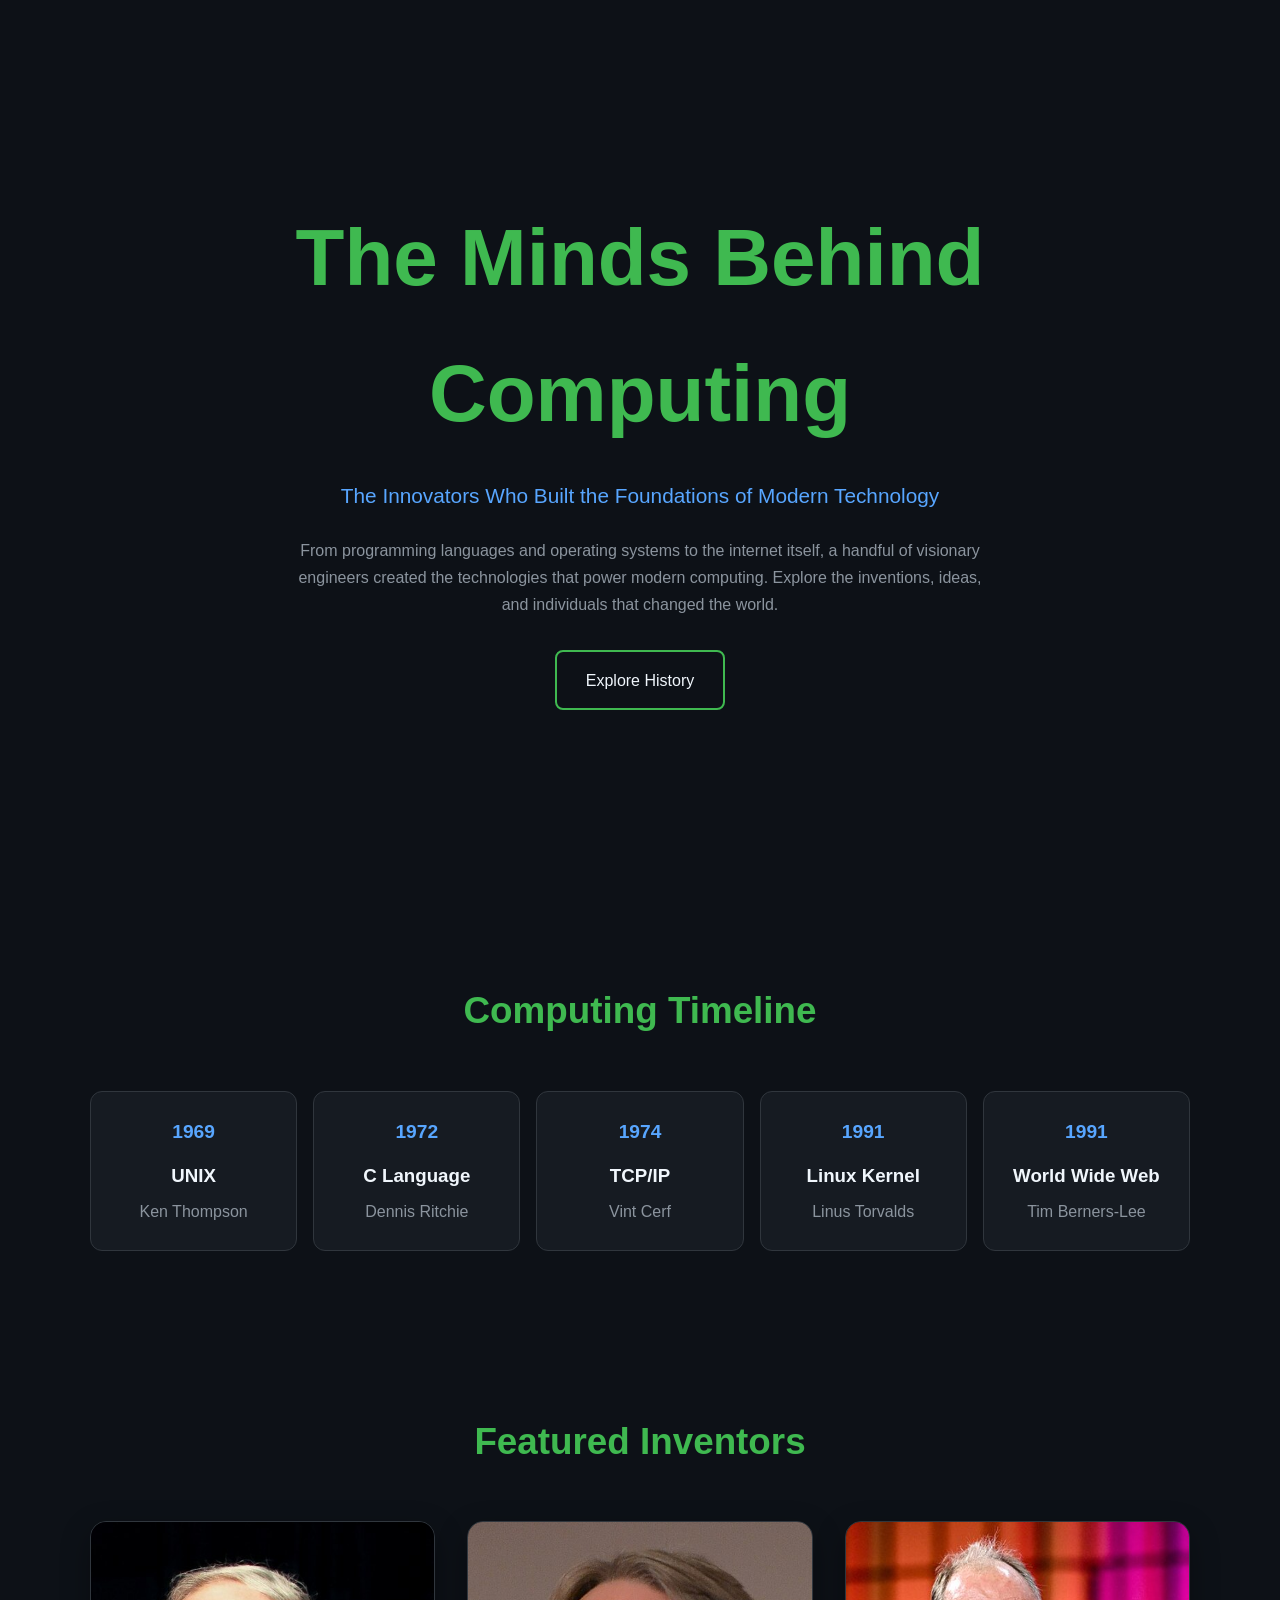
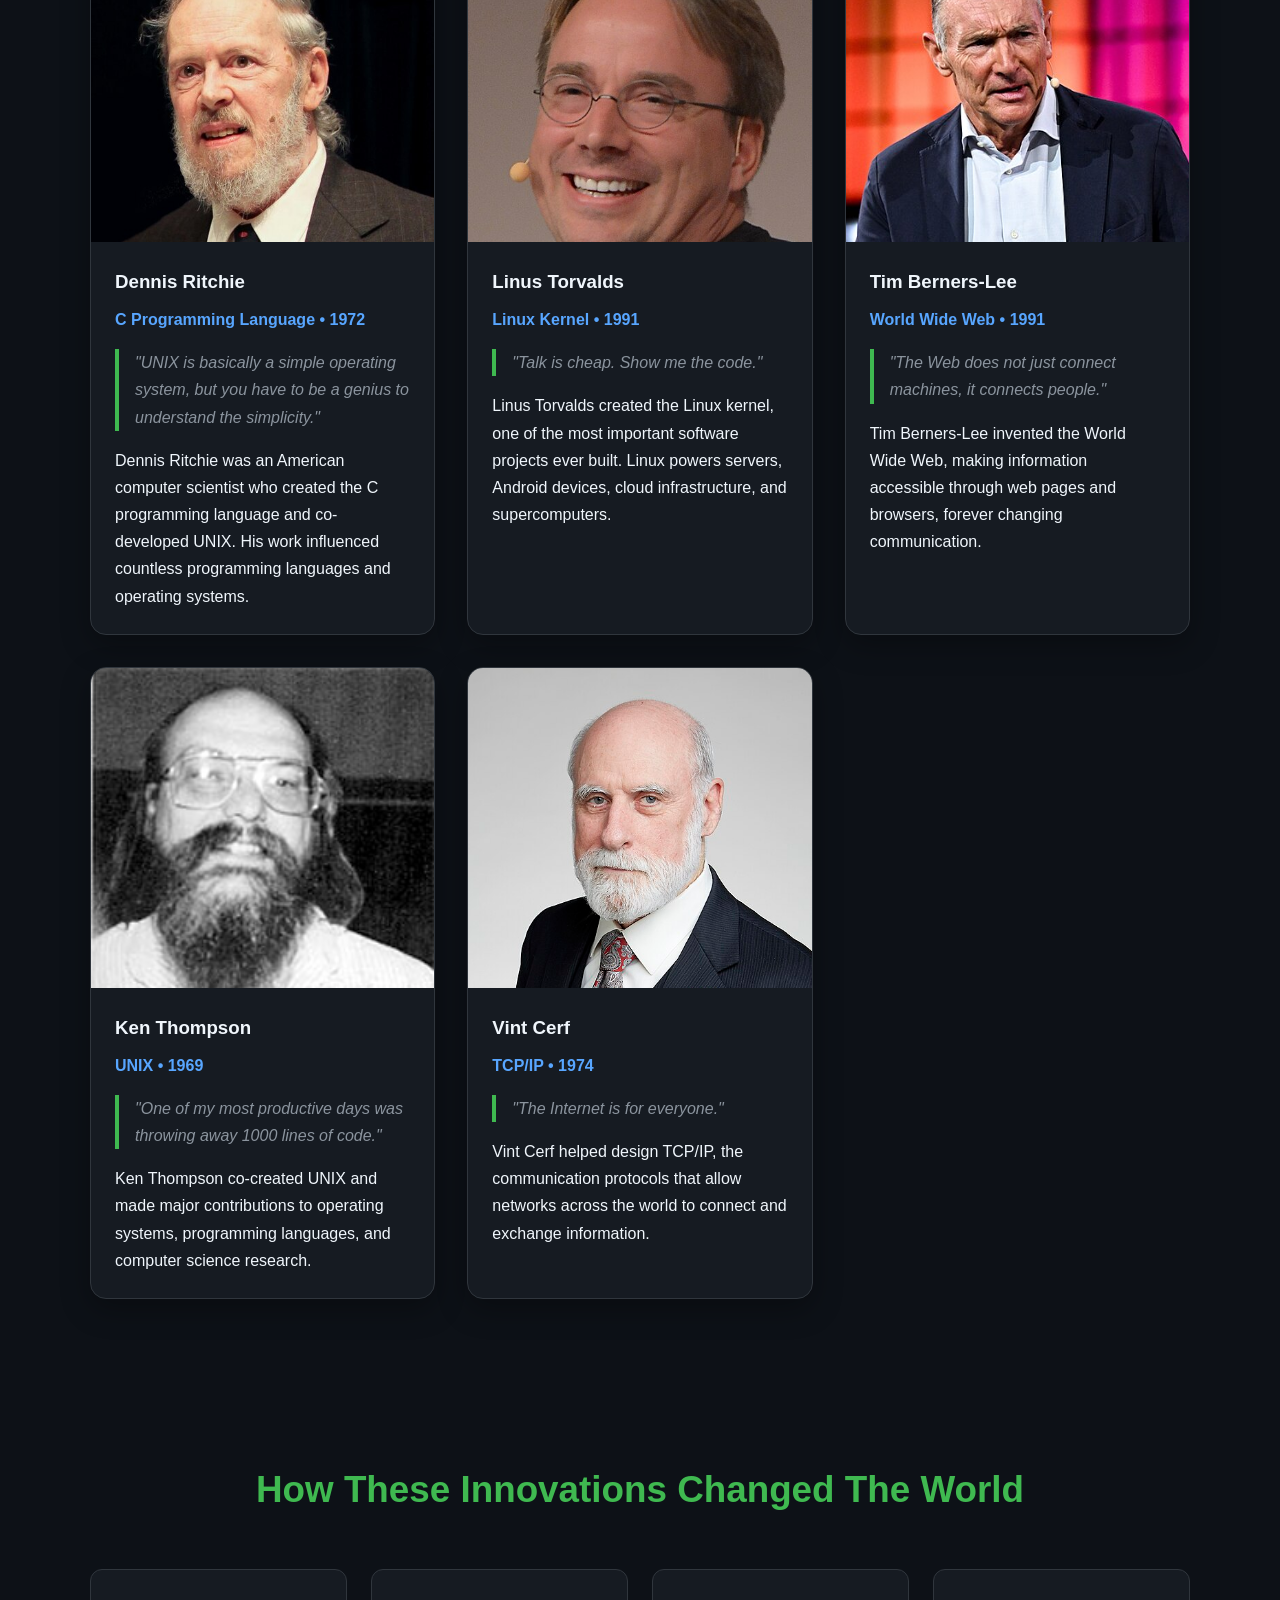
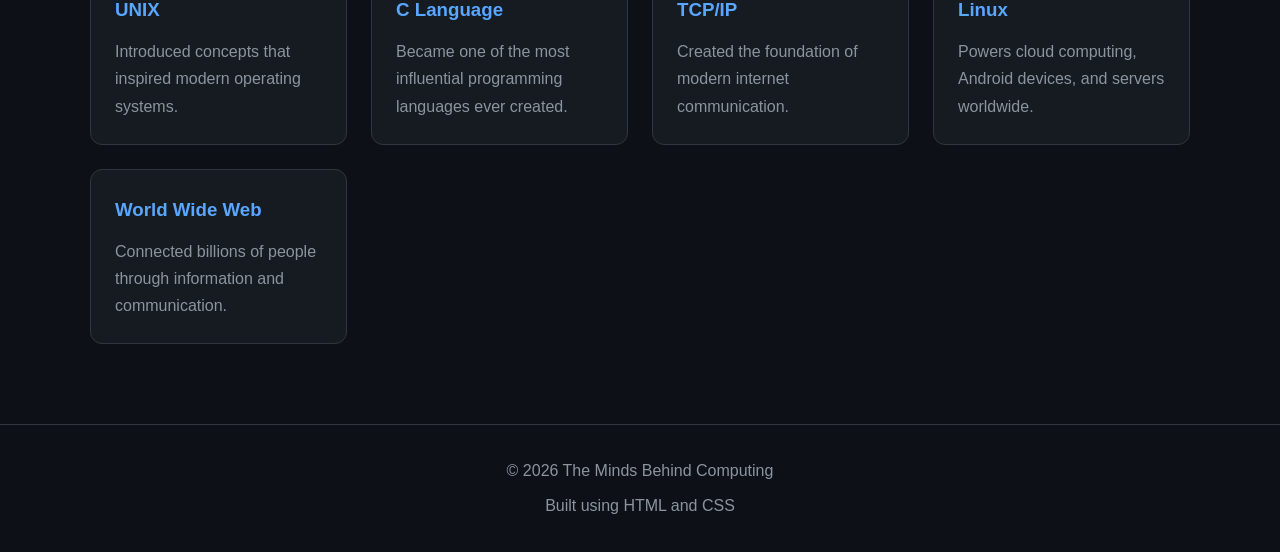
<file: Web/Computing_Pioneers/index.html>
<!DOCTYPE html>
<html lang="en">
<head>
    <meta charset="UTF-8">
    <meta name="viewport" content="width=device-width, initial-scale=1.0">
    <title>The Minds Behind Computing</title>

    <link rel="stylesheet" href="css/style.css">
</head>
<body>

    <!-- HERO SECTION -->
    <header class="hero">
        <div class="hero-content">
            <h1>The Minds Behind Computing</h1>

            <p class="subtitle">
                The Innovators Who Built the Foundations of Modern Technology
            </p>

            <p class="hero-text">
                From programming languages and operating systems to the internet itself,
                a handful of visionary engineers created the technologies that power
                modern computing. Explore the inventions, ideas, and individuals that
                changed the world.
            </p>

            <a href="#timeline" class="btn">
                Explore History
            </a>
        </div>
    </header>

    <!-- TIMELINE -->
    <section id="timeline" class="timeline-section">
        <div class="container">
            <h2>Computing Timeline</h2>

            <div class="timeline">

                <div class="timeline-item">
                    <span class="year">1969</span>
                    <h3>UNIX</h3>
                    <p>Ken Thompson</p>
                </div>

                <div class="timeline-item">
                    <span class="year">1972</span>
                    <h3>C Language</h3>
                    <p>Dennis Ritchie</p>
                </div>

                <div class="timeline-item">
                    <span class="year">1974</span>
                    <h3>TCP/IP</h3>
                    <p>Vint Cerf</p>
                </div>

                <div class="timeline-item">
                    <span class="year">1991</span>
                    <h3>Linux Kernel</h3>
                    <p>Linus Torvalds</p>
                </div>

                <div class="timeline-item">
                    <span class="year">1991</span>
                    <h3>World Wide Web</h3>
                    <p>Tim Berners-Lee</p>
                </div>

            </div>
        </div>
    </section>

    <!-- INVENTORS -->
    <section class="inventors-section">
        <div class="container">

            <h2>Featured Inventors</h2>

            <div class="cards-grid">

                <!-- DENNIS RITCHIE -->
                <article class="card">
                    <img src="images/dennis-ritchie.jpg" alt="Dennis Ritchie">

                    <div class="card-content">
                        <h3>Dennis Ritchie</h3>

                        <p class="invention">
                            C Programming Language • 1972
                        </p>

                        <blockquote>
                            "UNIX is basically a simple operating system,
                            but you have to be a genius to understand the simplicity."
                        </blockquote>

                        <p>
                            Dennis Ritchie was an American computer scientist who
                            created the C programming language and co-developed UNIX.
                            His work influenced countless programming languages and
                            operating systems.
                        </p>
                    </div>
                </article>

                <!-- LINUS -->
                <article class="card">
                    <img src="images/linus-torvalds.jpg" alt="Linus Torvalds">

                    <div class="card-content">
                        <h3>Linus Torvalds</h3>

                        <p class="invention">
                            Linux Kernel • 1991
                        </p>

                        <blockquote>
                            "Talk is cheap. Show me the code."
                        </blockquote>

                        <p>
                            Linus Torvalds created the Linux kernel, one of the most
                            important software projects ever built. Linux powers
                            servers, Android devices, cloud infrastructure, and
                            supercomputers.
                        </p>
                    </div>
                </article>

                <!-- TIM -->
                <article class="card">
                    <img src="images/tim-berners-lee.jpg" alt="Tim Berners-Lee">

                    <div class="card-content">
                        <h3>Tim Berners-Lee</h3>

                        <p class="invention">
                            World Wide Web • 1991
                        </p>

                        <blockquote>
                            "The Web does not just connect machines,
                            it connects people."
                        </blockquote>

                        <p>
                            Tim Berners-Lee invented the World Wide Web,
                            making information accessible through web pages
                            and browsers, forever changing communication.
                        </p>
                    </div>
                </article>

                <!-- KEN -->
                <article class="card">
                    <img src="images/ken-thompson.jpg" alt="Ken Thompson">

                    <div class="card-content">
                        <h3>Ken Thompson</h3>

                        <p class="invention">
                            UNIX • 1969
                        </p>

                        <blockquote>
                            "One of my most productive days was throwing
                            away 1000 lines of code."
                        </blockquote>

                        <p>
                            Ken Thompson co-created UNIX and made major
                            contributions to operating systems, programming
                            languages, and computer science research.
                        </p>
                    </div>
                </article>

                <!-- VINT -->
                <article class="card">
                    <img src="images/vint-cerf.jpg" alt="Vint Cerf">

                    <div class="card-content">
                        <h3>Vint Cerf</h3>

                        <p class="invention">
                            TCP/IP • 1974
                        </p>

                        <blockquote>
                            "The Internet is for everyone."
                        </blockquote>

                        <p>
                            Vint Cerf helped design TCP/IP, the communication
                            protocols that allow networks across the world
                            to connect and exchange information.
                        </p>
                    </div>
                </article>

            </div>

        </div>
    </section>

    <!-- IMPACT -->
    <section class="impact-section">
        <div class="container">

            <h2>How These Innovations Changed The World</h2>

            <div class="impact-grid">

                <div class="impact-card">
                    <h3>UNIX</h3>
                    <p>
                        Introduced concepts that inspired modern operating systems.
                    </p>
                </div>

                <div class="impact-card">
                    <h3>C Language</h3>
                    <p>
                        Became one of the most influential programming languages ever created.
                    </p>
                </div>

                <div class="impact-card">
                    <h3>TCP/IP</h3>
                    <p>
                        Created the foundation of modern internet communication.
                    </p>
                </div>

                <div class="impact-card">
                    <h3>Linux</h3>
                    <p>
                        Powers cloud computing, Android devices, and servers worldwide.
                    </p>
                </div>

                <div class="impact-card">
                    <h3>World Wide Web</h3>
                    <p>
                        Connected billions of people through information and communication.
                    </p>
                </div>

            </div>

        </div>
    </section>

    <!-- FOOTER -->
    <footer>
        <div class="container">
            <p>© 2026 The Minds Behind Computing</p>
            <p>Built using HTML and CSS</p>
        </div>
    </footer>

</body>
</html>
</file>
<file: Web/Computing_Pioneers/css/style.css>
/* =========================
   GLOBAL STYLES
========================= */

* {
    margin: 0;
    padding: 0;
    box-sizing: border-box;
}

html {
    scroll-behavior: smooth;
}

:root {
    --bg-color: #0d1117;
    --card-color: #161b22;
    --border-color: #30363d;

    --primary: #3fb950;
    --secondary: #58a6ff;

    --text: #f0f6fc;
    --muted: #8b949e;

    --shadow: 0 10px 30px rgba(0, 0, 0, 0.3);
}

body {
    background-color: var(--bg-color);
    color: var(--text);
    font-family: "Segoe UI", Tahoma, Geneva, Verdana, sans-serif;
    line-height: 1.7;
}

/* =========================
   CONTAINER
========================= */

.container {
    width: min(1100px, 90%);
    margin: auto;
}

/* =========================
   HERO SECTION
========================= */

.hero {
    min-height: 100vh;

    display: flex;
    justify-content: center;
    align-items: center;

    text-align: center;

    padding: 2rem;
}

.hero-content {
    max-width: 850px;
}

.hero h1 {
    font-size: clamp(2.8rem, 7vw, 5rem);
    margin-bottom: 1rem;
    color: var(--primary);
}

.subtitle {
    font-size: 1.3rem;
    color: var(--secondary);
    margin-bottom: 1.5rem;
}

.hero-text {
    color: var(--muted);
    max-width: 700px;
    margin: 0 auto 2rem;
}

.btn {
    display: inline-block;

    padding: 0.9rem 1.8rem;

    border: 2px solid var(--primary);

    color: var(--text);
    text-decoration: none;

    border-radius: 8px;

    transition: 0.3s ease;
}

.btn:hover {
    background: var(--primary);
    color: #000;
    transform: translateY(-3px);
}

/* =========================
   SECTION HEADINGS
========================= */

section h2 {
    text-align: center;
    font-size: 2.3rem;
    margin-bottom: 3rem;
    color: var(--primary);
}

/* =========================
   TIMELINE
========================= */

.timeline-section {
    padding: 5rem 0;
}

.timeline {
    display: flex;
    justify-content: space-between;
    gap: 1rem;
    flex-wrap: wrap;
}

.timeline-item {
    flex: 1;
    min-width: 180px;

    background: var(--card-color);

    border: 1px solid var(--border-color);

    border-radius: 12px;

    padding: 1.5rem;

    text-align: center;

    transition: 0.3s ease;
}

.timeline-item:hover {
    transform: translateY(-6px);
    border-color: var(--primary);
}

.year {
    display: inline-block;

    color: var(--secondary);

    font-size: 1.2rem;
    font-weight: bold;

    margin-bottom: 0.75rem;
}

.timeline-item h3 {
    margin-bottom: 0.4rem;
}

.timeline-item p {
    color: var(--muted);
}

/* =========================
   INVENTORS SECTION
========================= */

.inventors-section {
    padding: 5rem 0;
}

.cards-grid {
    display: grid;

    grid-template-columns:
        repeat(auto-fit, minmax(300px, 1fr));

    gap: 2rem;
}

.card {
    background: var(--card-color);

    border: 1px solid var(--border-color);

    border-radius: 16px;

    overflow: hidden;

    transition: all 0.35s ease;

    box-shadow: var(--shadow);
}

.card:hover {
    transform: translateY(-10px);
    border-color: var(--primary);
}

.card img {
    width: 100%;
    height: 320px;

    object-fit: cover;
    object-position: center top;

    display: block;

    transition: transform 0.4s ease;
}
.card:hover img {
    transform: scale(1.05);
}

.card-content {
    padding: 1.5rem;
}

.card h3 {
    margin-bottom: 0.5rem;
}

.invention {
    color: var(--secondary);
    font-weight: 600;
    margin-bottom: 1rem;
}

blockquote {
    border-left: 4px solid var(--primary);

    padding-left: 1rem;

    margin-bottom: 1rem;

    color: var(--muted);

    font-style: italic;
}

/* =========================
   IMPACT SECTION
========================= */

.impact-section {
    padding: 5rem 0;
}

.impact-grid {
    display: grid;

    grid-template-columns:
        repeat(auto-fit, minmax(220px, 1fr));

    gap: 1.5rem;
}

.impact-card {
    background: var(--card-color);

    border: 1px solid var(--border-color);

    border-radius: 12px;

    padding: 1.5rem;

    transition: 0.3s ease;
}

.impact-card:hover {
    border-color: var(--secondary);
    transform: translateY(-5px);
}

.impact-card h3 {
    color: var(--secondary);
    margin-bottom: 0.75rem;
}

.impact-card p {
    color: var(--muted);
}

/* =========================
   FOOTER
========================= */

footer {
    border-top: 1px solid var(--border-color);

    text-align: center;

    padding: 2rem;

    color: var(--muted);
}

footer p:first-child {
    margin-bottom: 0.5rem;
}

/* =========================
   RESPONSIVE
========================= */

@media (max-width: 768px) {

    .hero h1 {
        font-size: 2.6rem;
    }

    .subtitle {
        font-size: 1.1rem;
    }

    .timeline {
        flex-direction: column;
    }

    .timeline-item {
        width: 100%;
    }

    section h2 {
        font-size: 2rem;
    }

    .card img {
        height: 260px;
    }
}

@media (max-width: 480px) {

    .hero {
        padding: 1.5rem;
    }

    .hero h1 {
        font-size: 2.2rem;
    }

    .hero-text {
        font-size: 0.95rem;
    }

    .btn {
        width: 100%;
        max-width: 250px;
    }

    .card-content {
        padding: 1.2rem;
    }
}
</file>
